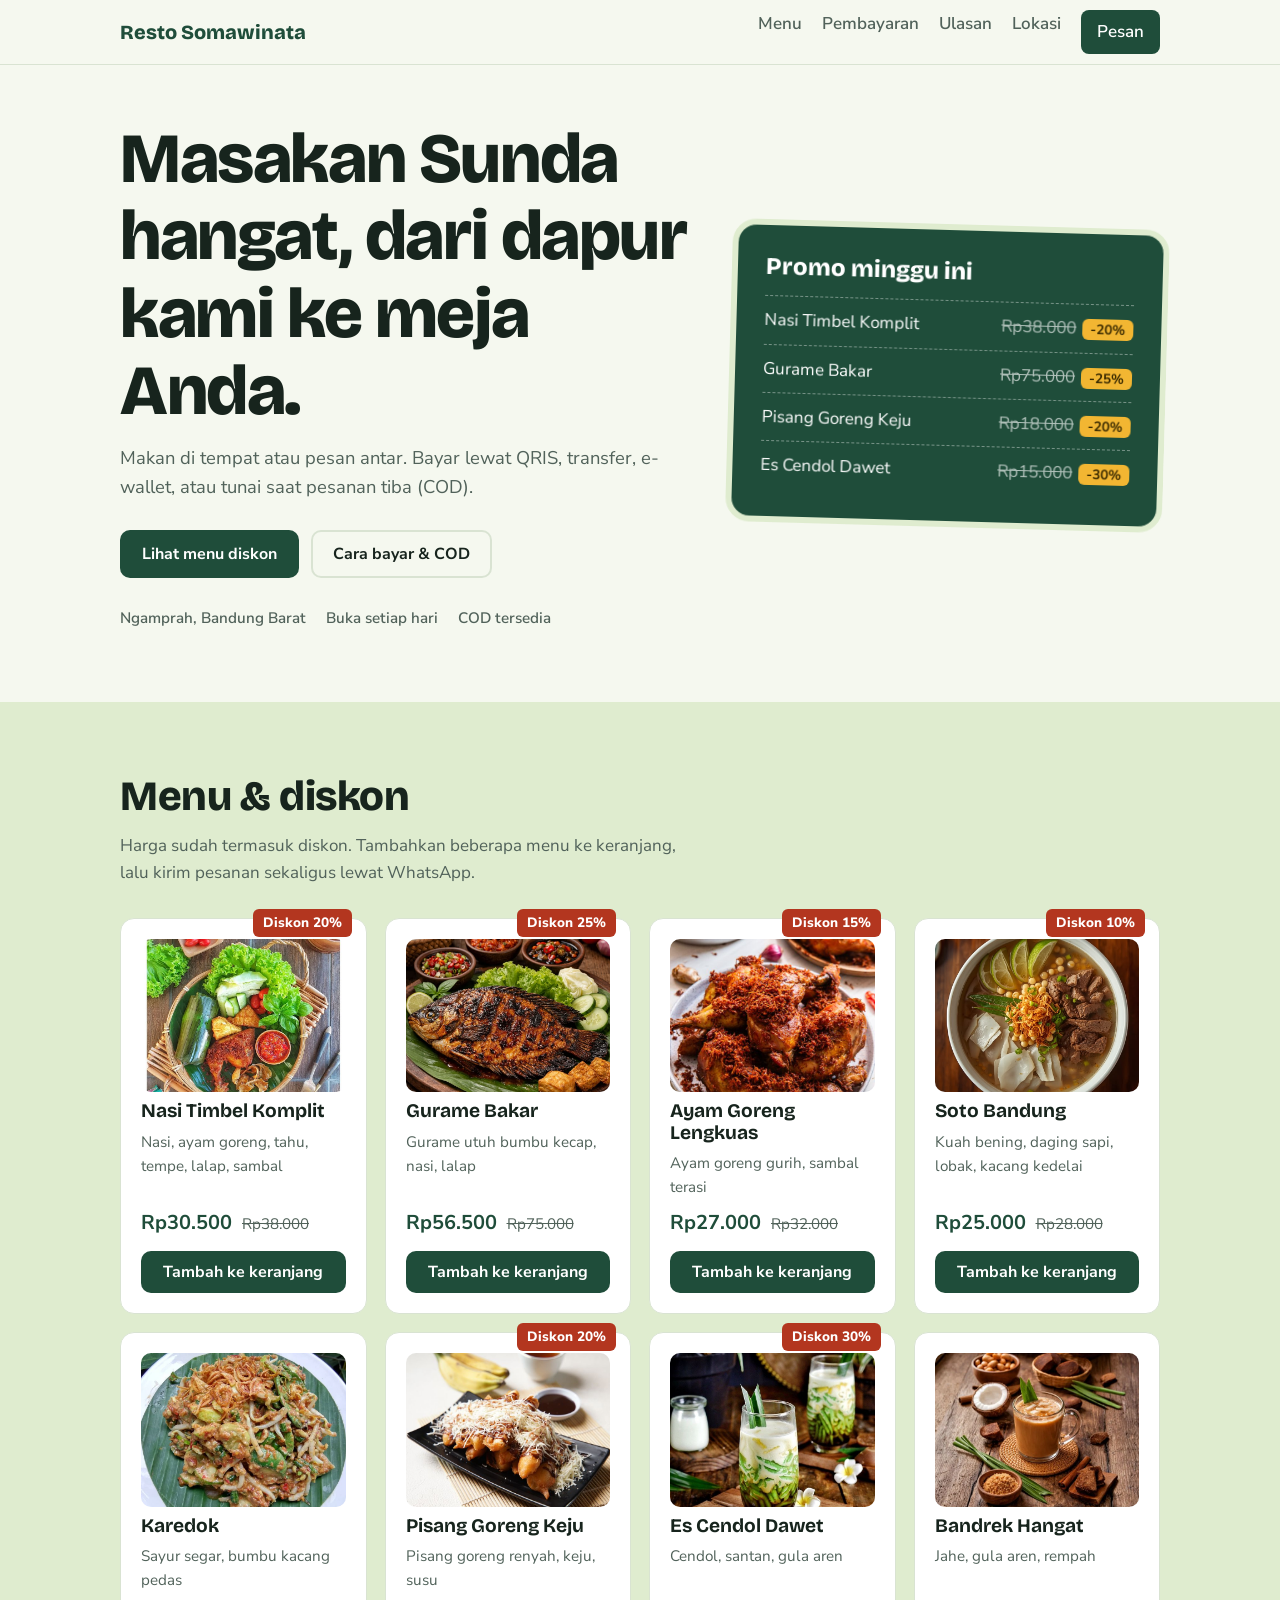
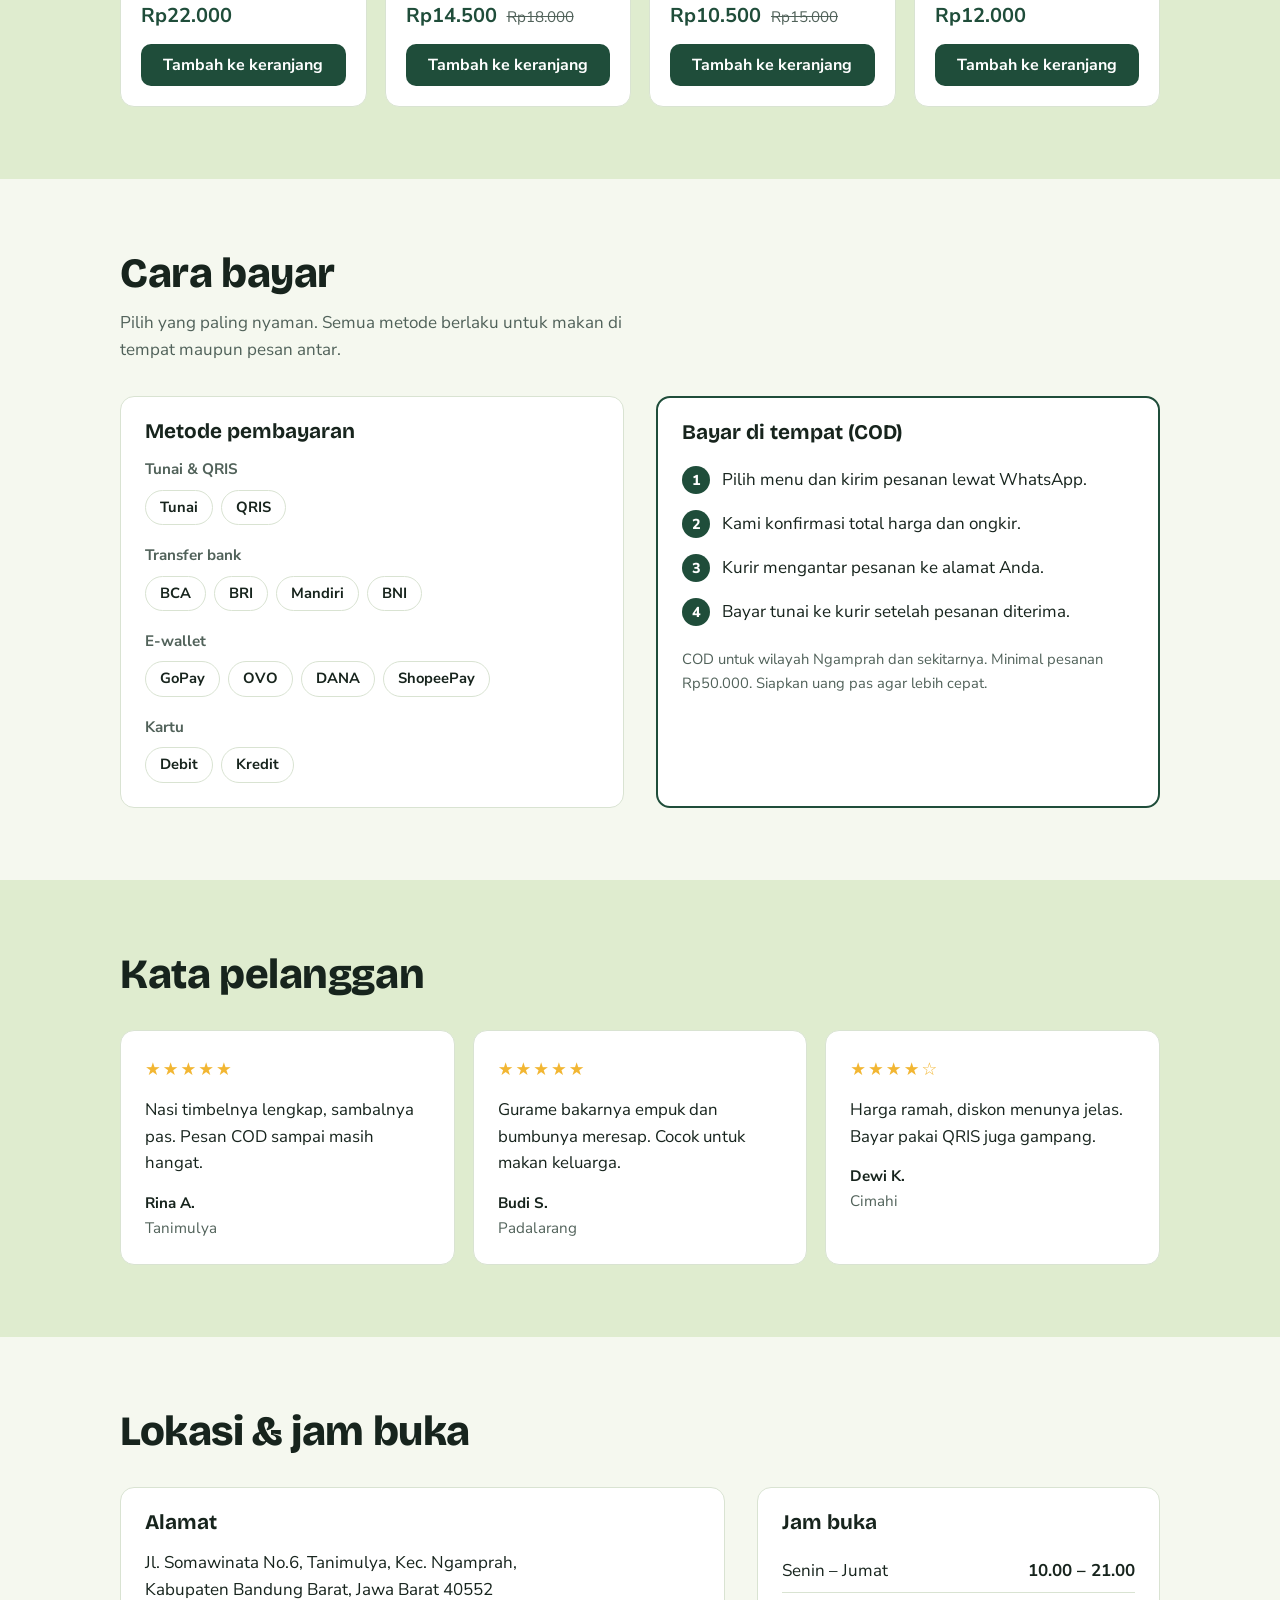
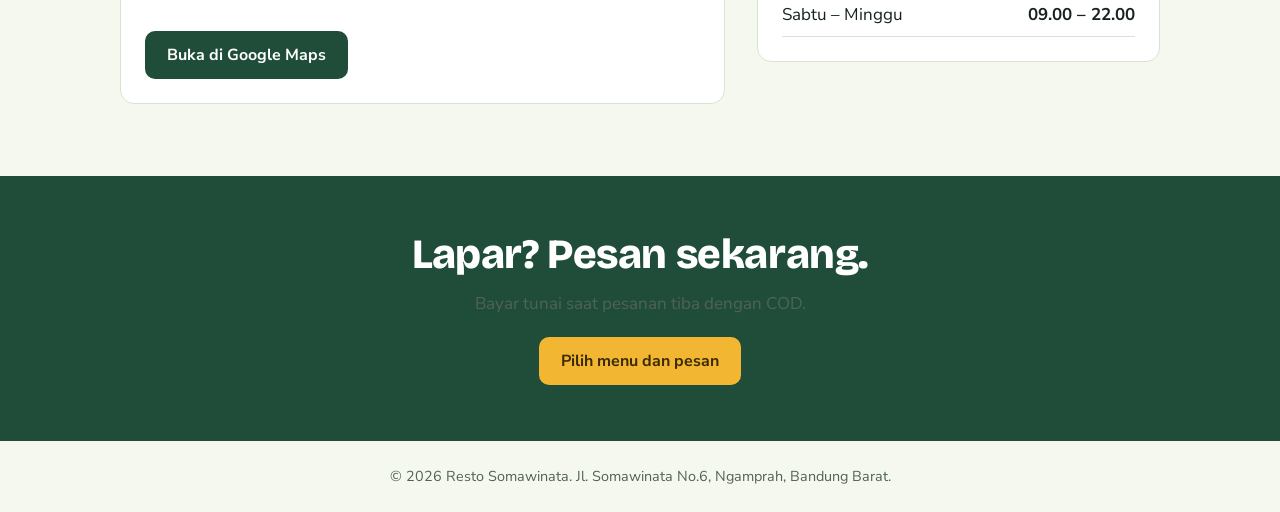
<file: index.html>
<!DOCTYPE html>
<html lang="id">
<head>
<meta charset="utf-8">
<meta name="viewport" content="width=device-width, initial-scale=1, viewport-fit=cover">
<title>Resto Somawinata — Masakan Sunda, Bisa COD</title>
<link rel="preconnect" href="https://fonts.googleapis.com">
<link rel="preconnect" href="https://fonts.gstatic.com" crossorigin>
<link href="https://fonts.googleapis.com/css2?family=Bricolage+Grotesque:wght@600;800&family=Nunito+Sans:wght@400;600;700&display=swap" rel="stylesheet">
<link rel="stylesheet" href="tugas.css">
</head>
<body>
<header>
  <div class="wrap">
    <a class="brand" href="#top">Resto Somawinata</a>
    <nav aria-label="Navigasi utama">
      <a href="#menu">Menu</a><a href="#bayar">Pembayaran</a><a href="#testimoni">Ulasan</a><a href="#lokasi">Lokasi</a>
      <a class="cta-s" href="#menu">Pesan</a>
    </nav>
  </div>
</header>

<main id="top">
<section class="hero">
  <div class="wrap">
    <div>
      <h1>Masakan Sunda hangat, dari dapur kami ke meja Anda.</h1>
      <p class="lead">Makan di tempat atau pesan antar. Bayar lewat QRIS, transfer, e-wallet, atau tunai saat pesanan tiba (COD).</p>
      <div class="actions">
        <a class="btn" href="#menu">Lihat menu diskon</a>
        <a class="btn line" href="#bayar">Cara bayar &amp; COD</a>
      </div>
      <div class="facts"><span>Ngamprah, Bandung Barat</span><span>Buka setiap hari</span><span>COD tersedia</span></div>
    </div>
    <aside class="board" aria-label="Promo minggu ini">
      <h3>Promo minggu ini</h3>
      <ul id="promo"></ul>
    </aside>
  </div>
</section>

<section id="menu" class="alt">
  <div class="wrap">
    <h2>Menu &amp; diskon</h2>
    <p class="lead">Harga sudah termasuk diskon. Tambahkan beberapa menu ke keranjang, lalu kirim pesanan sekaligus lewat WhatsApp.</p>
    <div class="menu-grid" id="grid"></div>
  </div>
</section>

<section id="bayar">
  <div class="wrap">
    <h2>Cara bayar</h2>
    <p class="lead">Pilih yang paling nyaman. Semua metode berlaku untuk makan di tempat maupun pesan antar.</p>
    <div class="two">
      <div class="card">
        <h3>Metode pembayaran</h3>
        <div class="group"><h4>Tunai &amp; QRIS</h4><div class="chips"><span>Tunai</span><span>QRIS</span></div></div>
        <div class="group"><h4>Transfer bank</h4><div class="chips"><span>BCA</span><span>BRI</span><span>Mandiri</span><span>BNI</span></div></div>
        <div class="group"><h4>E-wallet</h4><div class="chips"><span>GoPay</span><span>OVO</span><span>DANA</span><span>ShopeePay</span></div></div>
        <div class="group"><h4>Kartu</h4><div class="chips"><span>Debit</span><span>Kredit</span></div></div>
      </div>
      <div class="card cod">
        <h3>Bayar di tempat (COD)</h3>
        <ol class="steps">
          <li>Pilih menu dan kirim pesanan lewat WhatsApp.</li>
          <li>Kami konfirmasi total harga dan ongkir.</li>
          <li>Kurir mengantar pesanan ke alamat Anda.</li>
          <li>Bayar tunai ke kurir setelah pesanan diterima.</li>
        </ol>
        <p class="note">COD untuk wilayah Ngamprah dan sekitarnya. Minimal pesanan Rp50.000. Siapkan uang pas agar lebih cepat.</p>
      </div>
    </div>
  </div>
</section>

<section id="testimoni" class="alt">
  <div class="wrap">
    <h2>Kata pelanggan</h2>
    <div class="quotes">
      <blockquote><div class="stars" aria-label="5 dari 5 bintang">★★★★★</div><p>Nasi timbelnya lengkap, sambalnya pas. Pesan COD sampai masih hangat.</p><footer>Rina A.<span>Tanimulya</span></footer></blockquote>
      <blockquote><div class="stars" aria-label="5 dari 5 bintang">★★★★★</div><p>Gurame bakarnya empuk dan bumbunya meresap. Cocok untuk makan keluarga.</p><footer>Budi S.<span>Padalarang</span></footer></blockquote>
      <blockquote><div class="stars" aria-label="4 dari 5 bintang">★★★★☆</div><p>Harga ramah, diskon menunya jelas. Bayar pakai QRIS juga gampang.</p><footer>Dewi K.<span>Cimahi</span></footer></blockquote>
    </div>
  </div>
</section>

<section id="lokasi">
  <div class="wrap">
    <h2>Lokasi &amp; jam buka</h2>
    <div class="loc">
      <div class="card">
        <h3>Alamat</h3>
        <address style="font-style:normal">Jl. Somawinata No.6, Tanimulya, Kec. Ngamprah,<br>Kabupaten Bandung Barat, Jawa Barat 40552</address>
        <div class="actions"><a class="btn" target="_blank" rel="noopener" href="https://www.google.com/maps/search/?api=1&query=Jl.+Somawinata+No.6+Tanimulya+Ngamprah+Kabupaten+Bandung+Barat+40552">Buka di Google Maps</a></div>
      </div>
      <div class="card">
        <h3>Jam buka</h3>
        <table class="hours"><tr><td>Senin – Jumat</td><td>10.00 – 21.00</td></tr><tr><td>Sabtu – Minggu</td><td>09.00 – 22.00</td></tr></table>
      </div>
    </div>
  </div>
</section>

<div class="bottom">
  <div class="wrap">
    <h2>Lapar? Pesan sekarang.</h2>
    <p class="lead" style="margin-inline:auto">Bayar tunai saat pesanan tiba dengan COD.</p>
    <a class="btn gold" href="#menu">Pilih menu dan pesan</a>
  </div>
</div>
</main>
<footer class="site"><div class="wrap">© 2026 Resto Somawinata. Jl. Somawinata No.6, Ngamprah, Bandung Barat.</div></footer>

<button class="fab" id="fab" aria-haspopup="dialog">Keranjang (<span id="fabN">0</span>) · <span id="fabT">Rp0</span></button>
<div class="shade" id="shade" hidden></div>
<aside class="drawer" id="cart" role="dialog" aria-modal="true" aria-label="Keranjang pesanan" hidden>
  <div class="dh"><h3>Keranjang</h3><button class="x" id="close" aria-label="Tutup keranjang">✕</button></div>
  <div id="lines"></div>
  <div class="tot"><span>Subtotal</span><strong id="sub">Rp0</strong></div>
  <label>Nama<input id="nm" autocomplete="name"></label>
  <label>Alamat pengantaran<textarea id="ad" rows="2" autocomplete="street-address"></textarea></label>
  <label>Pembayaran
    <select id="pay">
      <option value="COD (bayar tunai ke kurir)">COD (bayar tunai ke kurir)</option>
      <option>QRIS</option>
      <option>Transfer bank</option>
      <option>E-wallet</option>
      <option value="Ambil sendiri, bayar di tempat">Ambil sendiri, bayar di tempat</option>
    </select>
  </label>
  <label>Catatan (opsional)<input id="nt"></label>
  <p class="note">Ongkir dikonfirmasi lewat WhatsApp. COD minimal Rp50.000.</p>
  <p id="warn" role="alert"></p>
  <button class="btn gold" id="send">Kirim pesanan lewat WhatsApp</button>
</aside>

<script src="tugas.js"></script>
</body>
</html>
</file>
<file: tugas.css>
:root{
  --bg:#f5f8ef;--surface:#ffffff;--ink:#17241d;--muted:#51625a;--line:#d9e3d2;
  --green:#1f4d3a;--green-ink:#ffffff;--leaf:#dfeccf;--gold:#f2b632;--gold-ink:#3a2a00;--red:#b3361f;
  box-sizing:border-box;padding-top:env(safe-area-inset-top,0px);padding-bottom:env(safe-area-inset-bottom,0px);
}
@media (prefers-color-scheme:dark){:root:not([data-theme="light"]){
  --bg:#101a15;--surface:#182620;--ink:#eef5ea;--muted:#a9bbb0;--line:#2b3d34;
  --green:#7fcf9f;--green-ink:#0d1c14;--leaf:#1f3329;--gold:#f2b632;--gold-ink:#3a2a00;--red:#ff8d75;}}
:root[data-theme="dark"]{--bg:#101a15;--surface:#182620;--ink:#eef5ea;--muted:#a9bbb0;--line:#2b3d34;--green:#7fcf9f;--green-ink:#0d1c14;--leaf:#1f3329;--gold:#f2b632;--gold-ink:#3a2a00;--red:#ff8d75}
html{scroll-padding-top:calc(72px + env(safe-area-inset-top,0px));scroll-behavior:smooth}
*{box-sizing:border-box}
body{margin:0;background:var(--bg);color:var(--ink);font:400 17px/1.6 "Nunito Sans",system-ui,sans-serif}
h1,h2,h3{font-family:"Bricolage Grotesque",Georgia,sans-serif;line-height:1.1;margin:0}
h2{font-size:clamp(1.8rem,4vw,2.6rem);font-weight:800;letter-spacing:-.01em}
p{margin:0}
a{color:inherit}
:focus-visible{outline:3px solid var(--gold);outline-offset:3px}
.wrap{max-width:1080px;margin:0 auto;padding:0 20px}
section{padding:72px 0}
.lead{color:var(--muted);max-width:56ch;margin-top:12px}
header{position:sticky;top:env(safe-area-inset-top,0px);z-index:5;background:var(--bg);border-bottom:1px solid var(--line)}
header .wrap{display:flex;align-items:center;justify-content:space-between;height:64px}
.brand{font:800 1.25rem "Bricolage Grotesque",sans-serif;text-decoration:none;color:var(--green)}
nav{display:flex;gap:20px;font-weight:600}
nav a{text-decoration:none;color:var(--muted)}
nav a:hover{color:var(--ink)}
@media(max-width:680px){nav a:not(.cta-s){display:none}}
.btn{display:inline-block;border:0;border-radius:10px;padding:13px 22px;font:700 1rem "Nunito Sans",sans-serif;text-decoration:none;cursor:pointer;background:var(--green);color:var(--green-ink)}
.btn.gold{background:var(--gold);color:var(--gold-ink)}
.btn.line{background:transparent;color:var(--ink);box-shadow:inset 0 0 0 2px var(--line)}
.cta-s{background:var(--green);color:var(--green-ink)!important;padding:8px 16px;border-radius:8px}
/* hero */
.hero{padding:56px 0 72px}
.hero .wrap{display:grid;grid-template-columns:1.15fr .85fr;gap:40px;align-items:center}
@media(max-width:820px){.hero .wrap{grid-template-columns:1fr}}
.hero h1{font-size:clamp(2.4rem,6.5vw,4.4rem);font-weight:800;letter-spacing:-.02em}
.hero p.lead{font-size:1.15rem}
.actions{display:flex;flex-wrap:wrap;gap:12px;margin-top:28px}
.facts{display:flex;flex-wrap:wrap;gap:8px 20px;margin-top:28px;color:var(--muted);font-weight:600;font-size:.95rem}
.board{background:var(--green);color:var(--green-ink);border-radius:18px;padding:28px;transform:rotate(1.6deg);box-shadow:0 0 0 6px var(--leaf)}
:root[data-theme="dark"] .board{color:var(--green-ink)}
.board h3{font-size:1.5rem;font-weight:800}
.board ul{list-style:none;margin:16px 0 0;padding:0}
.board li{display:flex;justify-content:space-between;gap:12px;padding:10px 0;border-top:1px dashed color-mix(in srgb,var(--green-ink) 40%,transparent)}
.board s{opacity:.65;margin-right:6px}
.board b{background:var(--gold);color:var(--gold-ink);padding:1px 8px;border-radius:6px;font-size:.85rem}
/* menu */
.menu-grid{display:grid;grid-template-columns:repeat(auto-fill,minmax(240px,1fr));gap:18px;margin-top:32px}
.item{background:var(--surface);border:1px solid var(--line);border-radius:14px;padding:20px;display:flex;flex-direction:column;gap:8px;position:relative}
.item .tag{position:absolute;top:-10px;right:14px;background:var(--red);color:#fff;font-weight:800;font-size:.85rem;padding:3px 10px;border-radius:6px}
.ph{aspect-ratio:4/3;border-radius:10px;background:var(--leaf);border:2px dashed var(--line);overflow:hidden}
.ph.has{border:0}
.ph img{width:100%;height:100%;object-fit:cover;display:block}
.item h3{font-size:1.2rem}
.item p{color:var(--muted);font-size:.95rem;flex:1}
.price{display:flex;align-items:baseline;gap:10px}
.price strong{font-size:1.25rem;color:var(--green)}
.price s{color:var(--muted);font-size:.95rem}
.item .btn{padding:10px 16px;text-align:center}
/* pembayaran */
.alt{background:var(--leaf)}
.two{display:grid;grid-template-columns:1fr 1fr;gap:32px;margin-top:32px}
@media(max-width:820px){.two{grid-template-columns:1fr}}
.card{background:var(--surface);border:1px solid var(--line);border-radius:14px;padding:24px}
.card h3{font-size:1.3rem;margin-bottom:14px}
.chips{display:flex;flex-wrap:wrap;gap:8px}
.chips span{border:1.5px solid var(--line);border-radius:999px;padding:5px 14px;font-weight:700;font-size:.92rem}
.group+.group{margin-top:18px}
.group h4{margin:0 0 8px;font-size:.95rem;color:var(--muted);font-weight:700}
.cod{border:2px solid var(--green)}
.steps{margin:0;padding:0;list-style:none;counter-reset:s}
.steps li{counter-increment:s;display:flex;gap:12px;padding:8px 0}
.steps li::before{content:counter(s);flex:none;width:28px;height:28px;border-radius:50%;background:var(--green);color:var(--green-ink);font-weight:800;display:grid;place-items:center;font-size:.9rem}
.note{margin-top:14px;font-size:.92rem;color:var(--muted)}
/* testimoni */
.quotes{display:grid;grid-template-columns:repeat(auto-fit,minmax(260px,1fr));gap:18px;margin-top:32px}
blockquote{margin:0;background:var(--surface);border:1px solid var(--line);border-radius:14px;padding:24px;display:flex;flex-direction:column;gap:14px}
blockquote p{font-size:1.05rem}
.stars{color:var(--gold);letter-spacing:2px;font-size:1.1rem}
blockquote footer{font-weight:700;font-size:.95rem}
blockquote footer span{display:block;color:var(--muted);font-weight:400}
/* lokasi */
.loc{display:grid;grid-template-columns:1.2fr .8fr;gap:32px;align-items:start;margin-top:32px}
@media(max-width:820px){.loc{grid-template-columns:1fr}}
.hours{width:100%;border-collapse:collapse}
.hours td{padding:8px 0;border-bottom:1px solid var(--line)}
.hours td:last-child{text-align:right;font-weight:700}
.bottom{background:var(--green);color:var(--green-ink);text-align:center;padding:56px 0}
.bottom .btn{margin-top:20px}
footer.site{padding:24px 0;color:var(--muted);font-size:.9rem;text-align:center}
@media(prefers-reduced-motion:reduce){html{scroll-behavior:auto}}
/* keranjang */
.ctl{margin-top:4px}
.ctl .btn{width:100%;text-align:center;padding:10px 16px}
.step{display:flex;align-items:center;justify-content:space-between;border:2px solid var(--green);border-radius:10px;overflow:hidden}
.step button{width:48px;height:42px;border:0;background:var(--green);color:var(--green-ink);font:800 1.3rem "Nunito Sans",sans-serif;cursor:pointer}
.step span{font-weight:800;min-width:32px;text-align:center}
.fab{position:fixed;right:16px;bottom:calc(16px + env(safe-area-inset-bottom,0px));z-index:6;border:0;border-radius:999px;background:var(--gold);color:var(--gold-ink);font:800 1rem "Nunito Sans",sans-serif;padding:14px 22px;cursor:pointer;box-shadow:0 6px 20px rgba(0,0,0,.25)}
.shade{position:fixed;inset:0;background:rgba(0,0,0,.5);z-index:7}
.drawer{position:fixed;top:0;right:0;bottom:0;width:min(440px,100%);z-index:8;background:var(--surface);color:var(--ink);overflow-y:auto;padding:calc(20px + env(safe-area-inset-top,0px)) 20px calc(20px + env(safe-area-inset-bottom,0px));display:flex;flex-direction:column;gap:12px}
.drawer[hidden],.shade[hidden]{display:none}
.dh{display:flex;justify-content:space-between;align-items:center}
.dh h3{font-size:1.5rem}
.x{border:0;background:var(--leaf);color:var(--ink);width:40px;height:40px;border-radius:50%;font-size:1.2rem;cursor:pointer}
.line-i{display:grid;grid-template-columns:1fr auto;gap:4px 12px;padding:10px 0;border-bottom:1px solid var(--line);align-items:center}
.line-i .step{grid-column:1;width:130px}
.line-i .step button{height:34px;width:40px}
.line-i strong{grid-row:1/3;grid-column:2}
.empty{color:var(--muted);padding:12px 0}
.tot{display:flex;justify-content:space-between;font-size:1.15rem;padding-top:4px}
.drawer label{display:flex;flex-direction:column;gap:4px;font-weight:700;font-size:.92rem}
.drawer input,.drawer textarea,.drawer select{font:400 1rem "Nunito Sans",sans-serif;padding:10px 12px;border-radius:8px;border:1.5px solid var(--line);background:var(--bg);color:var(--ink)}
#warn{color:var(--red);margin:0;min-height:1.2em}
@media(prefers-reduced-motion:no-preference){.drawer:not([hidden]){animation:in .2s ease-out}@keyframes in{from{transform:translateX(40px);opacity:0}}}
/* animasi */
@media(prefers-reduced-motion:no-preference){
@keyframes rise{from{opacity:0;transform:translateY(18px)}}
@keyframes boardIn{from{opacity:0;transform:translateY(-48px) rotate(-7deg)}60%{transform:translateY(6px) rotate(2.6deg)}}
@keyframes pop{0%{transform:scale(1)}40%{transform:scale(1.14)}100%{transform:scale(1)}}
@keyframes fabIn{from{opacity:0;transform:translateY(20px) scale(.9)}}
@keyframes fadeIn{from{opacity:0}}
.hero h1{animation:rise .7s both}
.hero .lead{animation:rise .7s .12s both}
.hero .actions{animation:rise .7s .24s both}
.hero .facts{animation:rise .7s .34s both}
.board{animation:boardIn .9s .2s cubic-bezier(.2,.8,.3,1) both}
.board li{animation:rise .5s both}
.board li:nth-child(1){animation-delay:.7s}
.board li:nth-child(2){animation-delay:.85s}
.board li:nth-child(3){animation-delay:1s}
.board li:nth-child(4){animation-delay:1.15s}
.btn{transition:transform .15s,box-shadow .15s}
.btn:hover{transform:translateY(-2px);box-shadow:0 6px 14px rgba(0,0,0,.18)}
.btn:active{transform:scale(.97)}
.item{transition:transform .2s,box-shadow .2s}
.item:hover{transform:translateY(-4px);box-shadow:0 10px 24px rgba(0,0,0,.12)}
.ph img{transition:transform .3s}
.item:hover .ph img{transform:scale(1.06)}
.rv{transition:opacity .6s,transform .6s}
.js .rv:not(.in){opacity:0;transform:translateY(26px)}
.fab{animation:fabIn .35s}
.fab.bump{animation:pop .35s}
.shade:not([hidden]){animation:fadeIn .2s}
}
</file>
